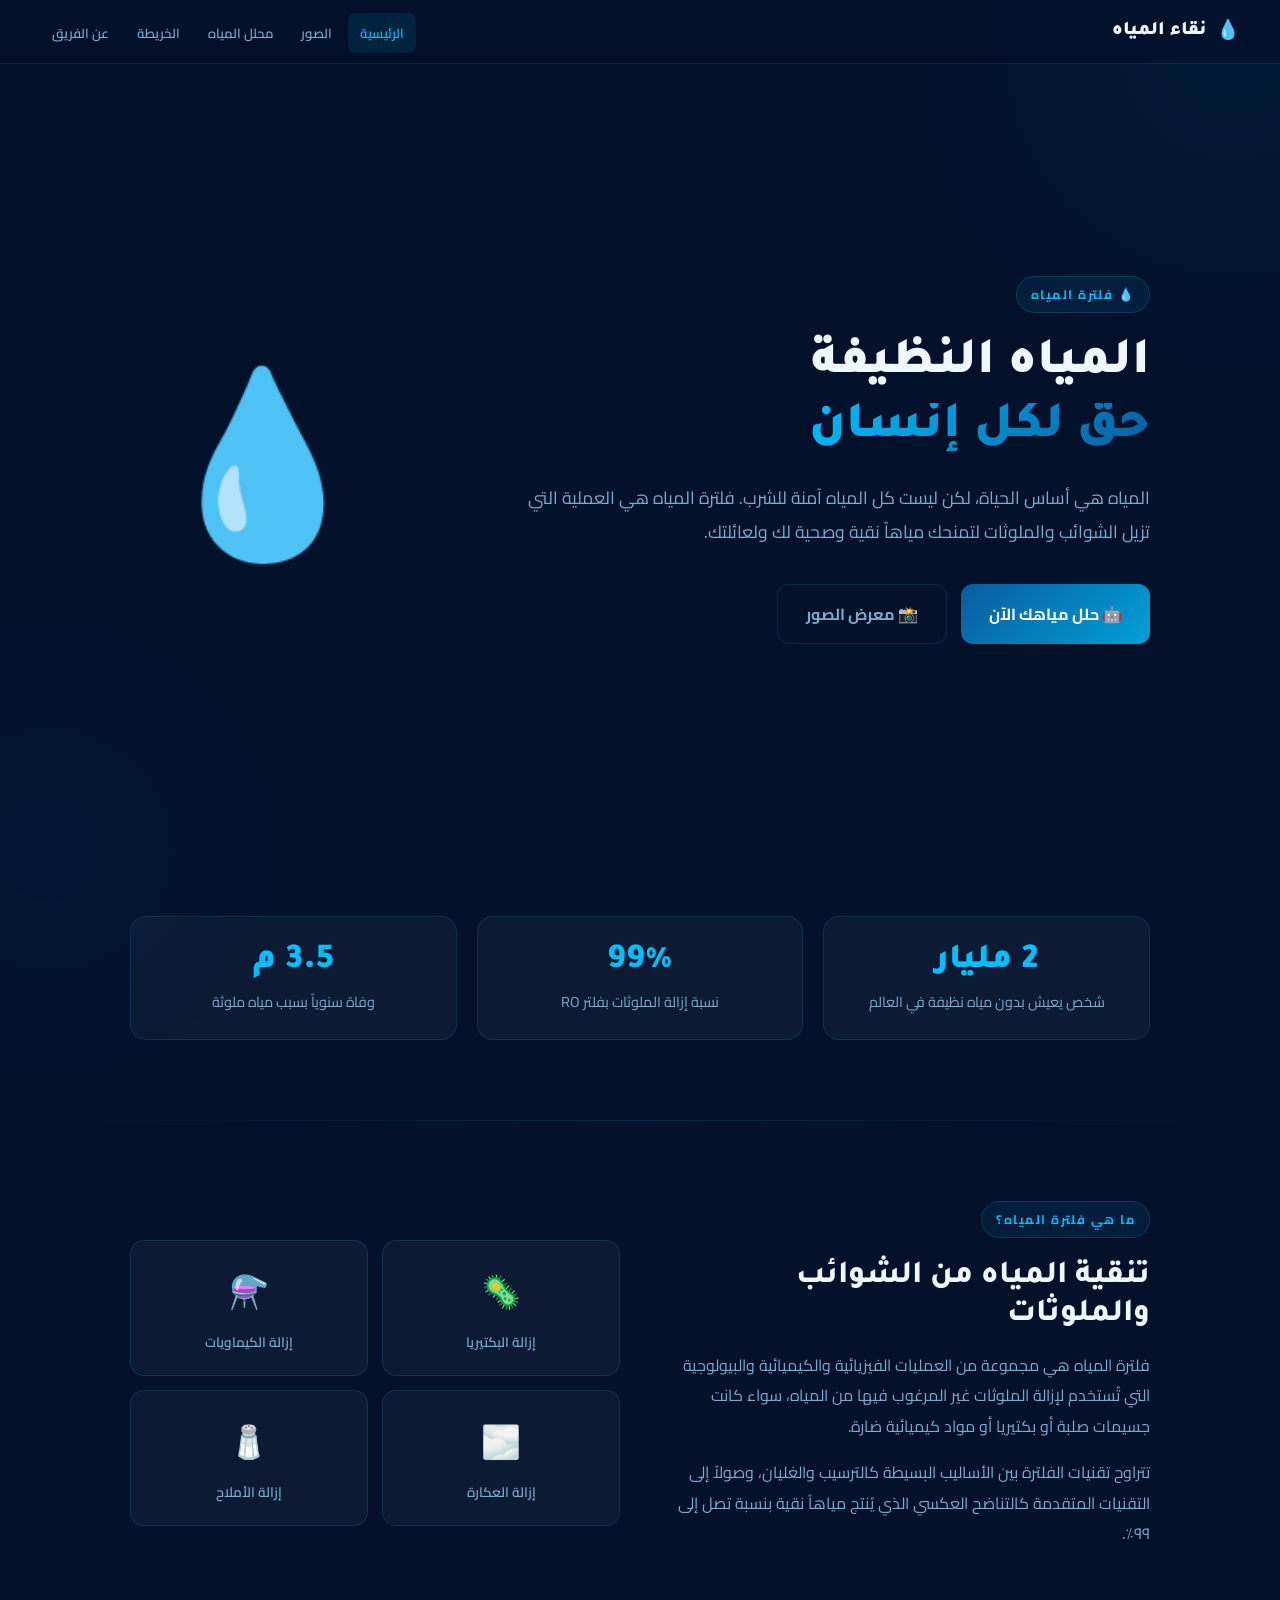
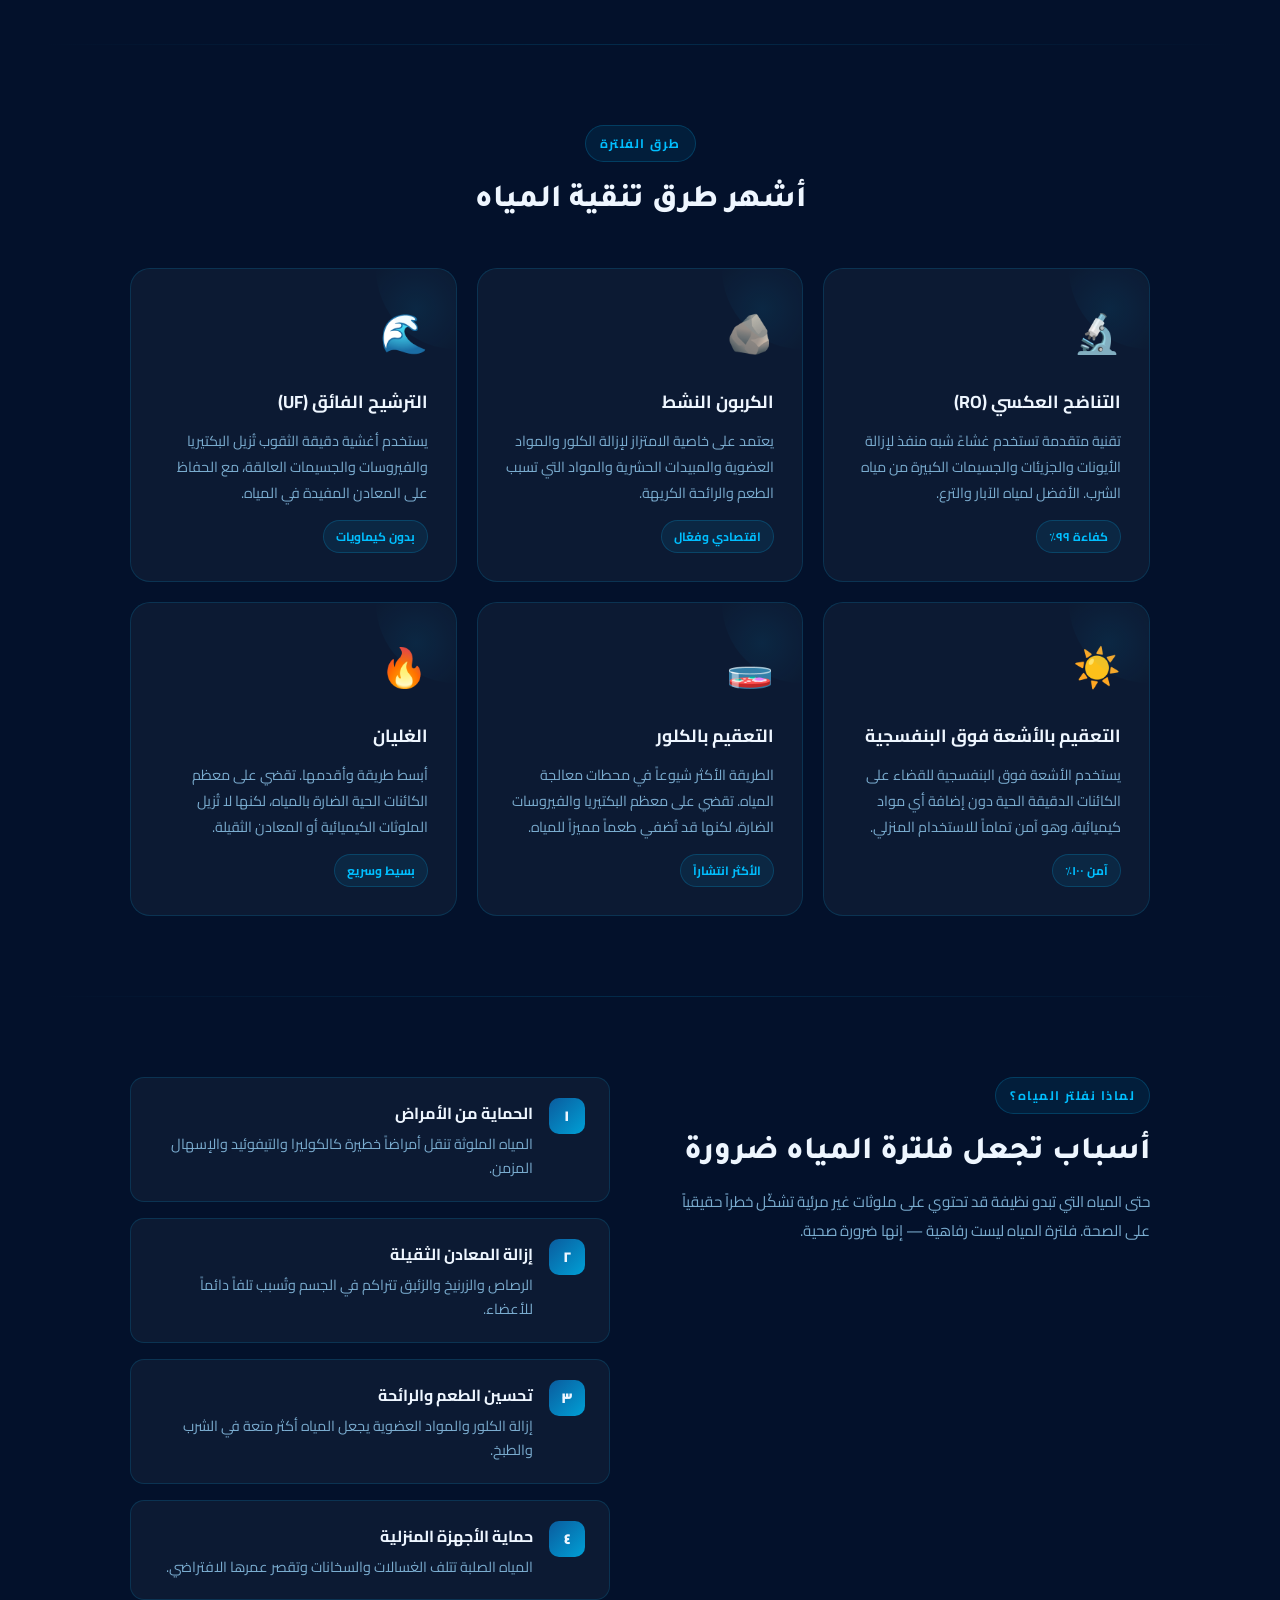
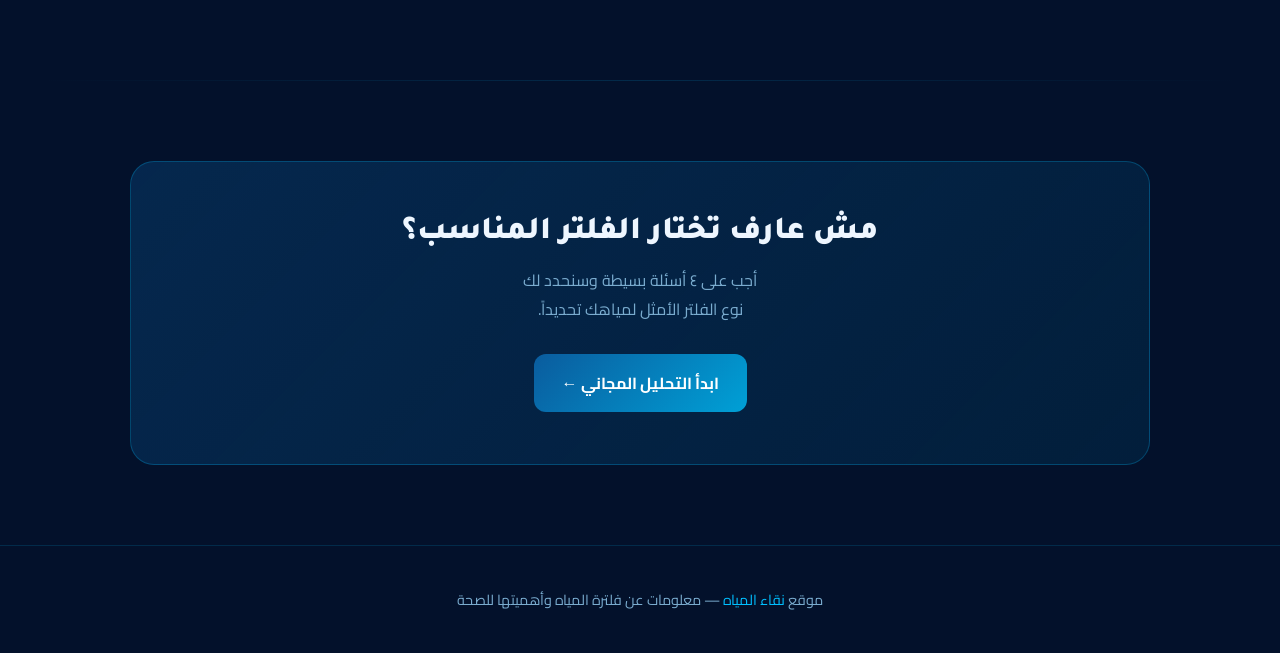
<file: index.html>
<!DOCTYPE html>
<html lang="ar" dir="rtl">
<head>
  <meta charset="UTF-8"/>
  <meta name="viewport" content="width=device-width, initial-scale=1.0"/>
  <title>فلترة المياه — الصفحة الرئيسية</title>
  <link rel="stylesheet" href="./shared.css"/>
  <link rel="stylesheet" href="./index.css"/>
</head>
<body>

<!-- NAV -->
<nav>
  <a href="index.html" class="nav-logo">💧 <span>نقاء المياه</span></a>
    <ul class="nav-links">
    <li><a href="index.html" class="active">الرئيسية</a></li>
    <li><a href="photos.html">الصور</a></li>
    <li><a href="water-quiz.html">محلل المياه</a></li>
    <li><a href="map.html">الخريطة</a></li>
    <li><a href="about.html">عن الفريق</a></li>
    </ul>
</nav>

<!-- HERO -->
<div class="hero">
  <div class="hero-content">
    <div class="section-label anim-1">💧 فلترة المياه</div>
    <h1 class="page-title anim-2">
      المياه النظيفة<br>
      <span class="highlight">حق لكل إنسان</span>
    </h1>
    <p class="hero-desc anim-3">
      المياه هي أساس الحياة، لكن ليست كل المياه آمنة للشرب.
      فلترة المياه هي العملية التي تزيل الشوائب والملوثات
      لتمنحك مياهاً نقية وصحية لك ولعائلتك.
    </p>
    <div class="hero-btns anim-4">
      <a href="water-quiz.html" class="btn btn-primary">🤖 حلل مياهك الآن</a>
      <a href="photos.html" class="btn btn-outline">📸 معرض الصور</a>
    </div>
  </div>
  <div class="hero-visual">💧</div>
</div>

<!-- STATS -->
<div class="section" style="padding-top: 0;">
  <div class="stats-grid anim-2">
    <div class="stat-card">
      <span class="stat-num">2 مليار</span>
      <div class="stat-label">شخص يعيش بدون مياه نظيفة في العالم</div>
    </div>
    <div class="stat-card">
      <span class="stat-num">99%</span>
      <div class="stat-label">نسبة إزالة الملوثات بفلتر RO</div>
    </div>
    <div class="stat-card">
      <span class="stat-num">3.5 م</span>
      <div class="stat-label">وفاة سنوياً بسبب مياه ملوثة</div>
    </div>
  </div>
</div>

<div class="divider"></div>

<!-- WHAT IS FILTRATION -->
<div class="section">
  <div class="what-grid">
    <div class="what-text anim-1">
      <div class="section-label">ما هي فلترة المياه؟</div>
      <h2 class="section-title">تنقية المياه من الشوائب والملوثات</h2>
      <p>
        فلترة المياه هي مجموعة من العمليات الفيزيائية والكيميائية والبيولوجية
        التي تُستخدم لإزالة الملوثات غير المرغوب فيها من المياه،
        سواء كانت جسيمات صلبة أو بكتيريا أو مواد كيميائية ضارة.
      </p>
      <p>
        تتراوح تقنيات الفلترة بين الأساليب البسيطة كالترسيب والغليان،
        وصولاً إلى التقنيات المتقدمة كالتناضح العكسي الذي يُنتج مياهاً
        نقية بنسبة تصل إلى ٩٩٪.
      </p>
    </div>
    <div class="what-visual anim-2">
      <div class="mini-card"><span class="emoji">🦠</span><p>إزالة البكتيريا</p></div>
      <div class="mini-card"><span class="emoji">⚗️</span><p>إزالة الكيماويات</p></div>
      <div class="mini-card"><span class="emoji">🌫️</span><p>إزالة العكارة</p></div>
      <div class="mini-card"><span class="emoji">🧂</span><p>إزالة الأملاح</p></div>
    </div>
  </div>
</div>

<div class="divider"></div>

<!-- FILTRATION METHODS -->
<div class="section">
  <div class="anim-1" style="text-align:center; margin-bottom: 48px;">
    <div class="section-label" style="justify-content:center;">طرق الفلترة</div>
    <h2 class="section-title">أشهر طرق تنقية المياه</h2>
  </div>

  <div class="methods-grid">
    <div class="method-card anim-1">
      <span class="method-icon">🔬</span>
      <h3>التناضح العكسي (RO)</h3>
      <p>تقنية متقدمة تستخدم غشاءً شبه منفذ لإزالة الأيونات والجزيئات والجسيمات الكبيرة من مياه الشرب. الأفضل لمياه الآبار والترع.</p>
      <span class="method-tag">كفاءة ٩٩٪</span>
    </div>
    <div class="method-card anim-2">
      <span class="method-icon">🪨</span>
      <h3>الكربون النشط</h3>
      <p>يعتمد على خاصية الامتزاز لإزالة الكلور والمواد العضوية والمبيدات الحشرية والمواد التي تسبب الطعم والرائحة الكريهة.</p>
      <span class="method-tag">اقتصادي وفعّال</span>
    </div>
    <div class="method-card anim-3">
      <span class="method-icon">🌊</span>
      <h3>الترشيح الفائق (UF)</h3>
      <p>يستخدم أغشية دقيقة الثقوب تُزيل البكتيريا والفيروسات والجسيمات العالقة، مع الحفاظ على المعادن المفيدة في المياه.</p>
      <span class="method-tag">بدون كيماويات</span>
    </div>
    <div class="method-card anim-1">
      <span class="method-icon">☀️</span>
      <h3>التعقيم بالأشعة فوق البنفسجية</h3>
      <p>يستخدم الأشعة فوق البنفسجية للقضاء على الكائنات الدقيقة الحية دون إضافة أي مواد كيميائية، وهو آمن تماماً للاستخدام المنزلي.</p>
      <span class="method-tag">آمن ١٠٠٪</span>
    </div>
    <div class="method-card anim-2">
      <span class="method-icon">🧫</span>
      <h3>التعقيم بالكلور</h3>
      <p>الطريقة الأكثر شيوعاً في محطات معالجة المياه. تقضي على معظم البكتيريا والفيروسات الضارة، لكنها قد تُضفي طعماً مميزاً للمياه.</p>
      <span class="method-tag">الأكثر انتشاراً</span>
    </div>
    <div class="method-card anim-3">
      <span class="method-icon">🔥</span>
      <h3>الغليان</h3>
      <p>أبسط طريقة وأقدمها. تقضي على معظم الكائنات الحية الضارة بالمياه، لكنها لا تُزيل الملوثات الكيميائية أو المعادن الثقيلة.</p>
      <span class="method-tag">بسيط وسريع</span>
    </div>
  </div>
</div>

<div class="divider"></div>

<!-- WHY FILTER -->
<div class="section">
  <div style="display:grid; grid-template-columns:1fr 1fr; gap:60px; align-items:start;">
    <div class="anim-1">
      <div class="section-label">لماذا نفلتر المياه؟</div>
      <h2 class="section-title">أسباب تجعل فلترة المياه ضرورة</h2>
      <p style="color:var(--gray); line-height:1.9; font-size:0.95rem;">
        حتى المياه التي تبدو نظيفة قد تحتوي على ملوثات غير مرئية
        تشكّل خطراً حقيقياً على الصحة. فلترة المياه ليست رفاهية —
        إنها ضرورة صحية.
      </p>
    </div>
    <div class="why-list anim-2">
      <div class="why-item">
        <div class="why-num">١</div>
        <div>
          <h4>الحماية من الأمراض</h4>
          <p>المياه الملوثة تنقل أمراضاً خطيرة كالكوليرا والتيفوئيد والإسهال المزمن.</p>
        </div>
      </div>
      <div class="why-item">
        <div class="why-num">٢</div>
        <div>
          <h4>إزالة المعادن الثقيلة</h4>
          <p>الرصاص والزرنيخ والزئبق تتراكم في الجسم وتُسبب تلفاً دائماً للأعضاء.</p>
        </div>
      </div>
      <div class="why-item">
        <div class="why-num">٣</div>
        <div>
          <h4>تحسين الطعم والرائحة</h4>
          <p>إزالة الكلور والمواد العضوية يجعل المياه أكثر متعة في الشرب والطبخ.</p>
        </div>
      </div>
      <div class="why-item">
        <div class="why-num">٤</div>
        <div>
          <h4>حماية الأجهزة المنزلية</h4>
          <p>المياه الصلبة تتلف الغسالات والسخانات وتقصر عمرها الافتراضي.</p>
        </div>
      </div>
    </div>
  </div>
</div>

<div class="divider"></div>

<div class="section">
  <div class="cta-box anim-1">
    <h2>مش عارف تختار الفلتر المناسب؟</h2>
    <p>
      أجب على ٤ أسئلة بسيطة وسنحدد لك<br>
      نوع الفلتر الأمثل لمياهك تحديداً.
    </p>
    <a href="water-quiz.html" class="btn btn-primary">ابدأ التحليل المجاني ←</a>
  </div>
</div>

<!-- FOOTER -->
<footer>
  <p>موقع <span>نقاء المياه</span> — معلومات عن فلترة المياه وأهميتها للصحة</p>
</footer>

</body>
</html>
</file>
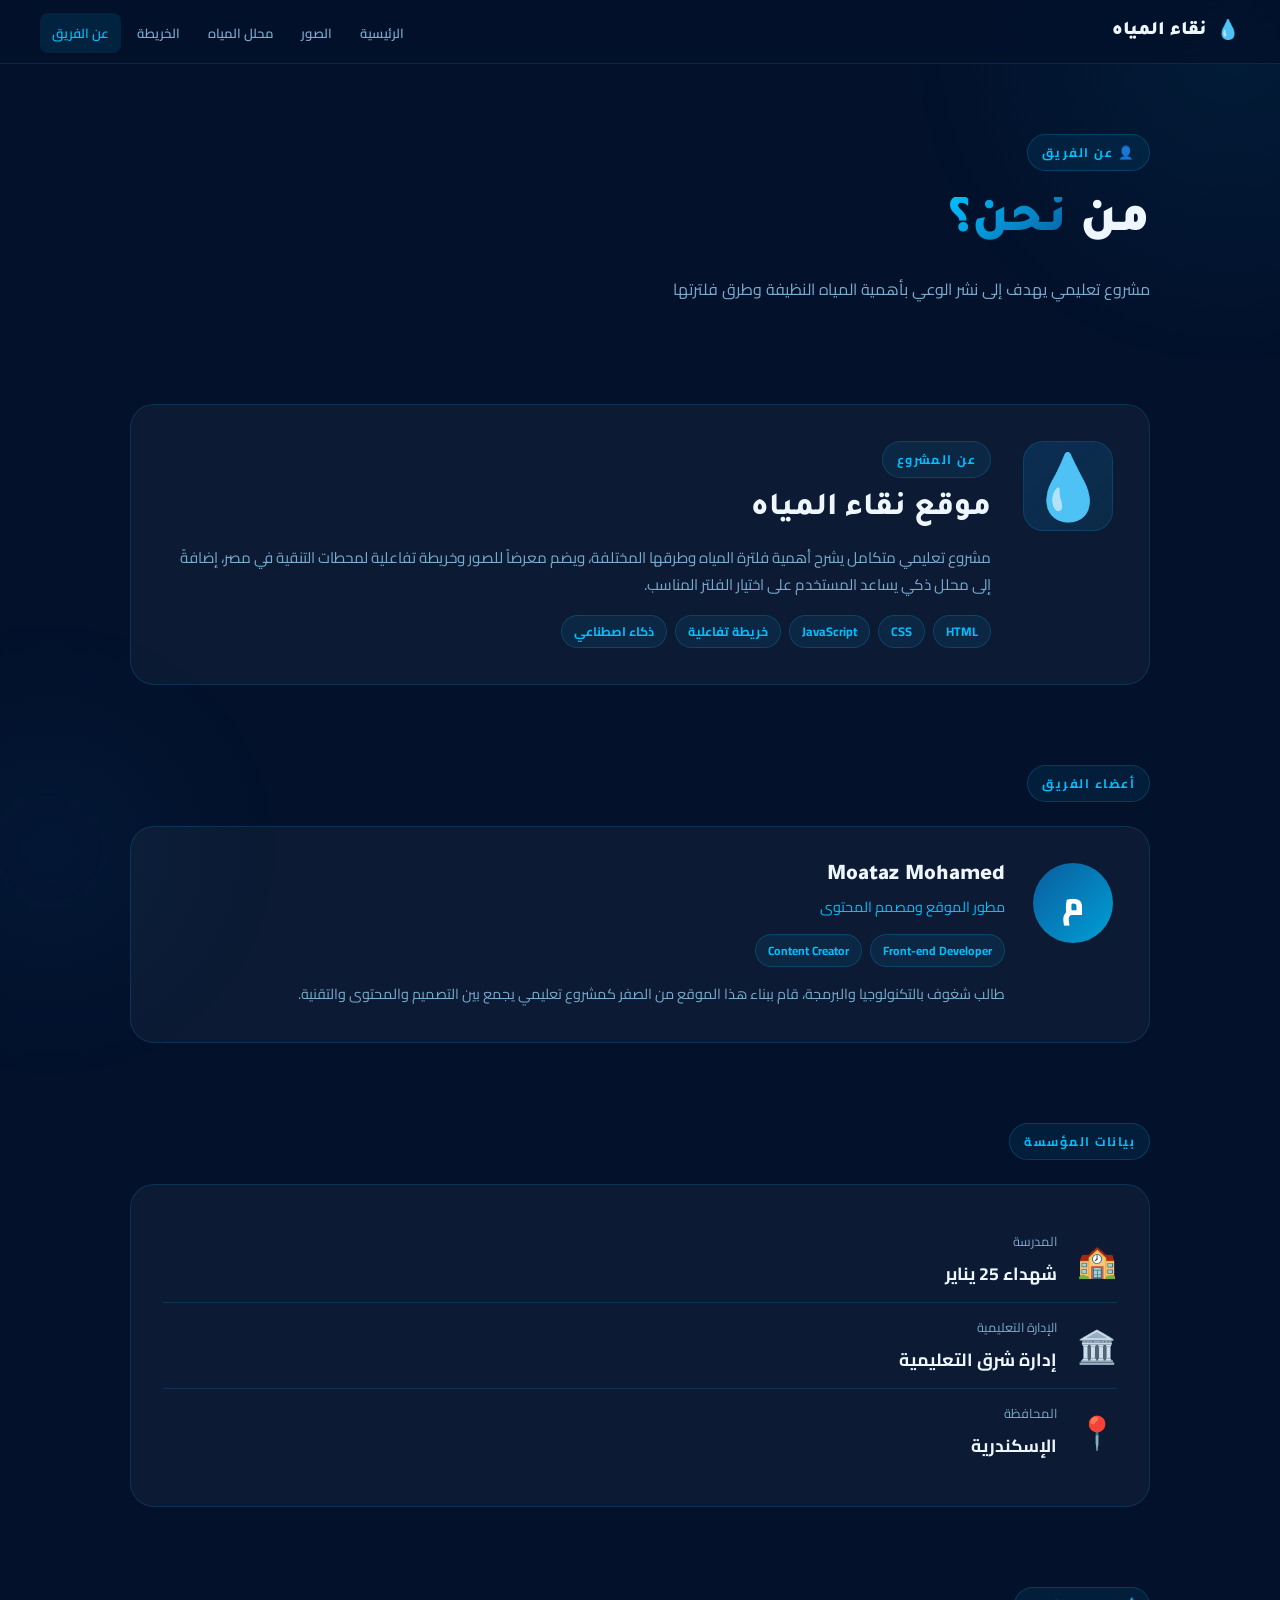
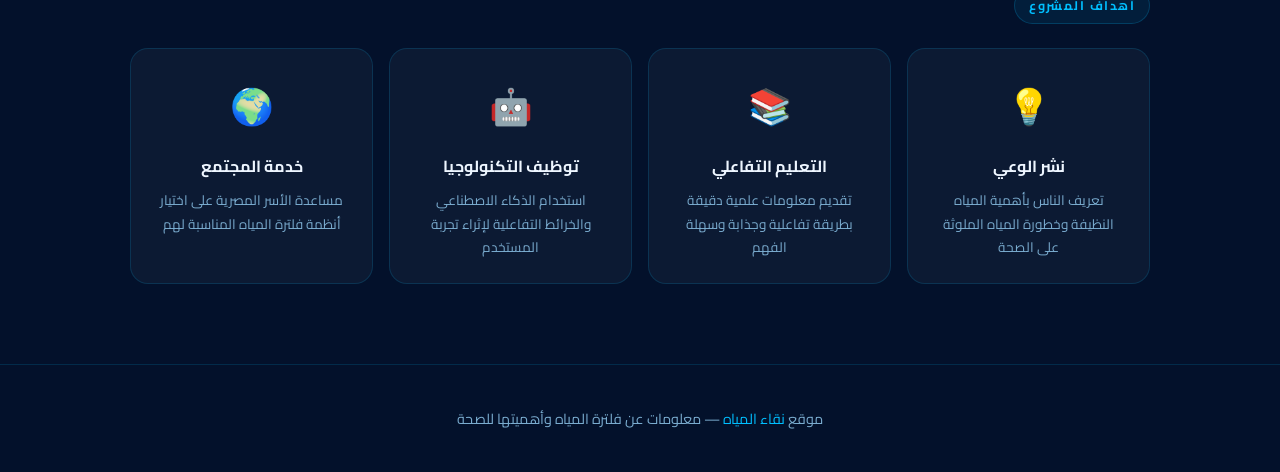
<file: about.html>
<!DOCTYPE html>
<html lang="ar" dir="rtl">
<head>
  <meta charset="UTF-8"/>
  <meta name="viewport" content="width=device-width, initial-scale=1.0"/>
  <title>فلترة المياه — عن الفريق</title>
  <link rel="stylesheet" href="./shared.css"/>
  <link rel="stylesheet" href="./about.css"/>
</head>
<body>

<!-- NAV -->
<nav>
  <a href="index.html" class="nav-logo">💧 <span>نقاء المياه</span></a>
  <ul class="nav-links">
    <li><a href="index.html">الرئيسية</a></li>
    <li><a href="photos.html">الصور</a></li>
    <li><a href="water-quiz.html">محلل المياه</a></li>
    <li><a href="map.html">الخريطة</a></li>
    <li><a href="about.html" class="active">عن الفريق</a></li>
  </ul>
</nav>

<!-- HERO -->
<div class="about-hero">
  <div class="section-label anim-1">👤 عن الفريق</div>
  <h1 class="page-title anim-2">من <span class="highlight">نحن؟</span></h1>
  <p class="anim-3">مشروع تعليمي يهدف إلى نشر الوعي بأهمية المياه النظيفة وطرق فلترتها</p>
</div>

<!-- PROJECT CARD -->
<div class="section">
  <div class="project-card anim-1">
    <div class="project-icon">💧</div>
    <div class="project-info">
      <div class="section-label" style="margin-bottom:12px;">عن المشروع</div>
      <h2 class="section-title">موقع نقاء المياه</h2>
      <p>مشروع تعليمي متكامل يشرح أهمية فلترة المياه وطرقها المختلفة، ويضم معرضاً للصور وخريطة تفاعلية لمحطات التنقية في مصر، إضافةً إلى محلل ذكي يساعد المستخدم على اختيار الفلتر المناسب.</p>
      <div class="project-tags">
        <span class="ptag">HTML</span>
        <span class="ptag">CSS</span>
        <span class="ptag">JavaScript</span>
        <span class="ptag">خريطة تفاعلية</span>
        <span class="ptag">ذكاء اصطناعي</span>
      </div>
    </div>
  </div>
</div>

<!-- MEMBER CARD -->
<div class="section" style="padding-top:0;">
  <div class="section-label anim-1" style="margin-bottom:24px;">أعضاء الفريق</div>
  <div class="member-card anim-2">
    <div class="member-avatar">
      <span>م</span>
    </div>
    <div class="member-info">
      <div class="member-name" id="memberName">Moataz Mohamed</div>
      <div class="member-role">مطور الموقع ومصمم المحتوى</div>
      <div class="member-badges">
        <span class="badge">Front-end Developer</span>
        <span class="badge">Content Creator</span>
      </div>
      <p class="member-desc">طالب شغوف بالتكنولوجيا والبرمجة، قام ببناء هذا الموقع من الصفر كمشروع تعليمي يجمع بين التصميم والمحتوى والتقنية.</p>
    </div>
  </div>
</div>

<!-- SCHOOL CARD -->
<div class="section" style="padding-top:0;">
  <div class="section-label anim-1" style="margin-bottom:24px;">بيانات المؤسسة</div>
  <div class="school-card anim-2">
    <div class="school-row">
      <span class="school-icon">🏫</span>
      <div>
        <div class="school-label">المدرسة</div>
        <div class="school-val">شهداء 25 يناير</div>
      </div>
    </div>
    <div class="school-divider"></div>
    <div class="school-row">
      <span class="school-icon">🏛️</span>
      <div>
        <div class="school-label">الإدارة التعليمية</div>
        <div class="school-val">إدارة شرق التعليمية</div>
      </div>
    </div>
    <div class="school-divider"></div>
    <div class="school-row">
      <span class="school-icon">📍</span>
      <div>
        <div class="school-label">المحافظة</div>
        <div class="school-val">الإسكندرية</div>
      </div>
    </div>
  </div>
</div>

<!-- GOALS -->
<div class="section" style="padding-top:0;">
  <div class="section-label anim-1" style="margin-bottom:24px;">أهداف المشروع</div>
  <div class="goals-grid anim-2">
    <div class="goal-card">
      <span class="goal-icon">💡</span>
      <h4>نشر الوعي</h4>
      <p>تعريف الناس بأهمية المياه النظيفة وخطورة المياه الملوثة على الصحة</p>
    </div>
    <div class="goal-card">
      <span class="goal-icon">📚</span>
      <h4>التعليم التفاعلي</h4>
      <p>تقديم معلومات علمية دقيقة بطريقة تفاعلية وجذابة وسهلة الفهم</p>
    </div>
    <div class="goal-card">
      <span class="goal-icon">🤖</span>
      <h4>توظيف التكنولوجيا</h4>
      <p>استخدام الذكاء الاصطناعي والخرائط التفاعلية لإثراء تجربة المستخدم</p>
    </div>
    <div class="goal-card">
      <span class="goal-icon">🌍</span>
      <h4>خدمة المجتمع</h4>
      <p>مساعدة الأسر المصرية على اختيار أنظمة فلترة المياه المناسبة لهم</p>
    </div>
  </div>
</div>

<!-- FOOTER -->
<footer>
  <p>موقع <span>نقاء المياه</span> — معلومات عن فلترة المياه وأهميتها للصحة</p>
</footer>

</body>
</html>
</file>
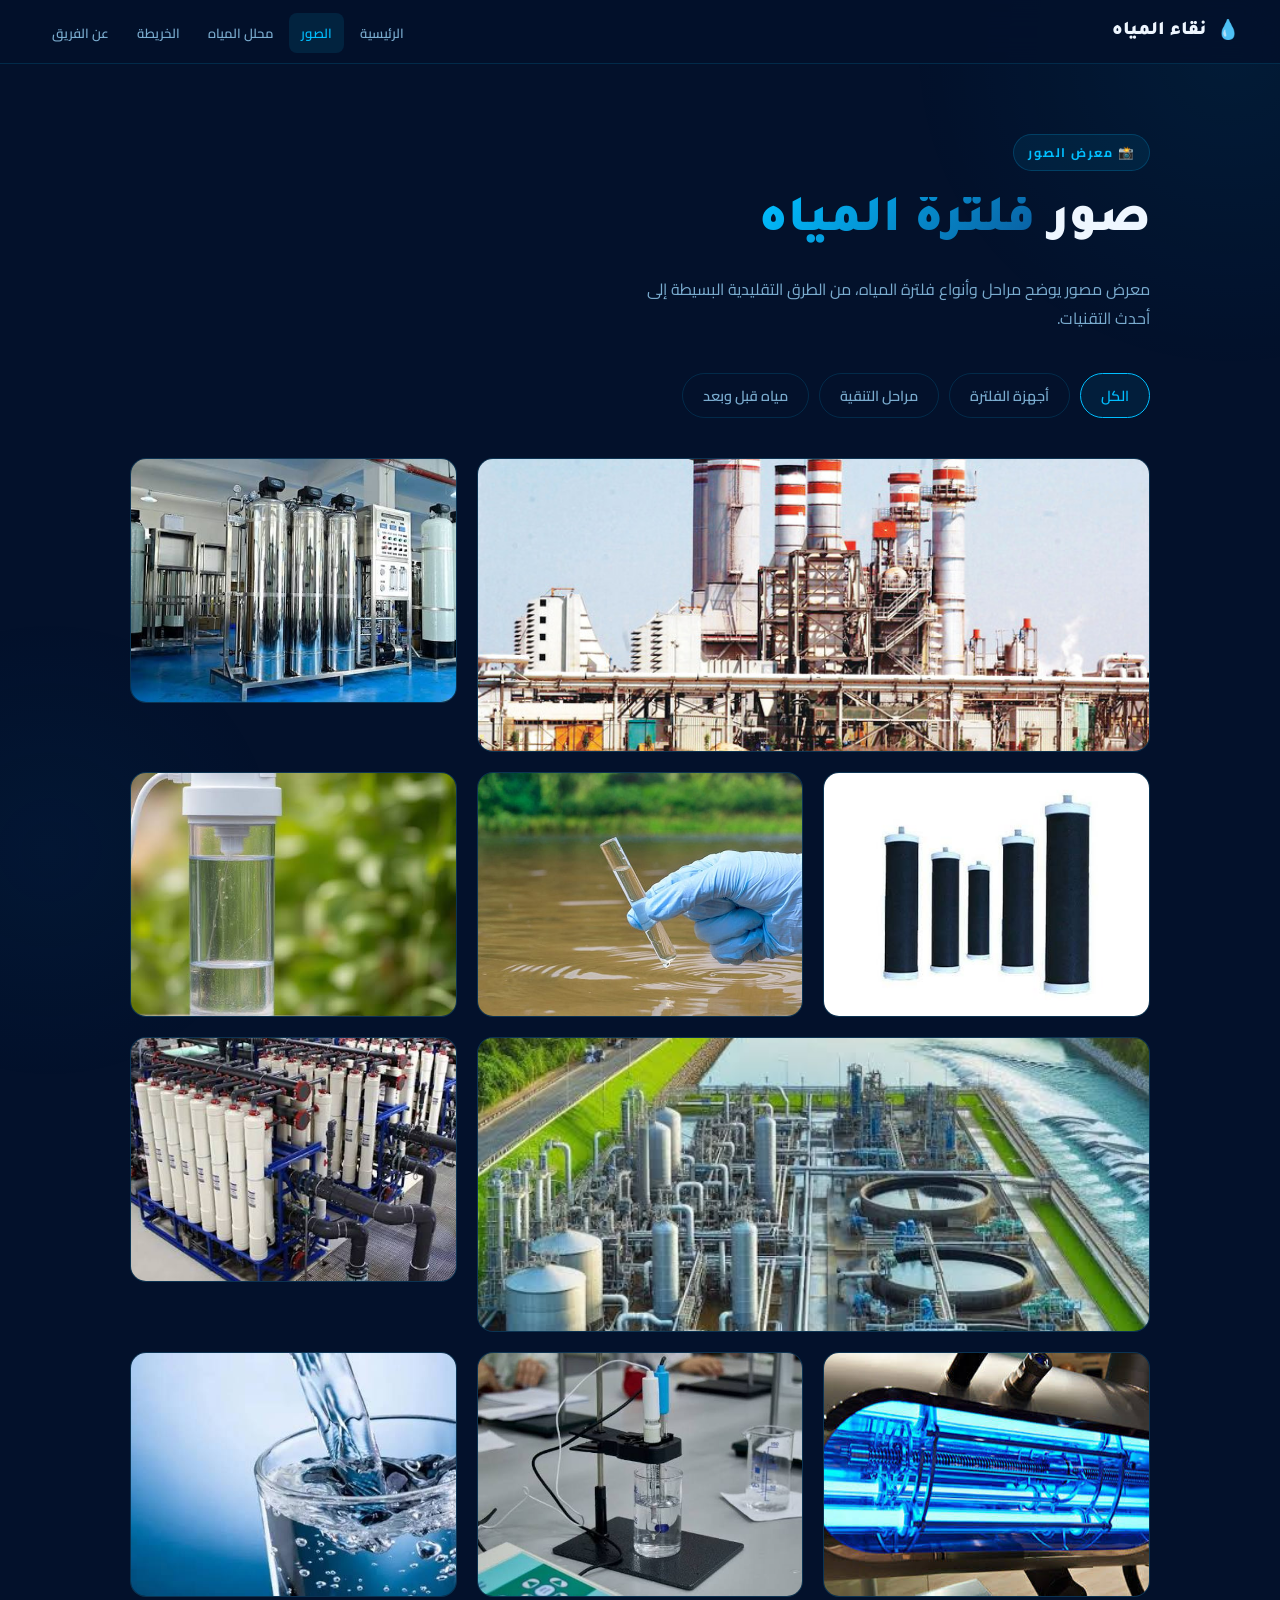
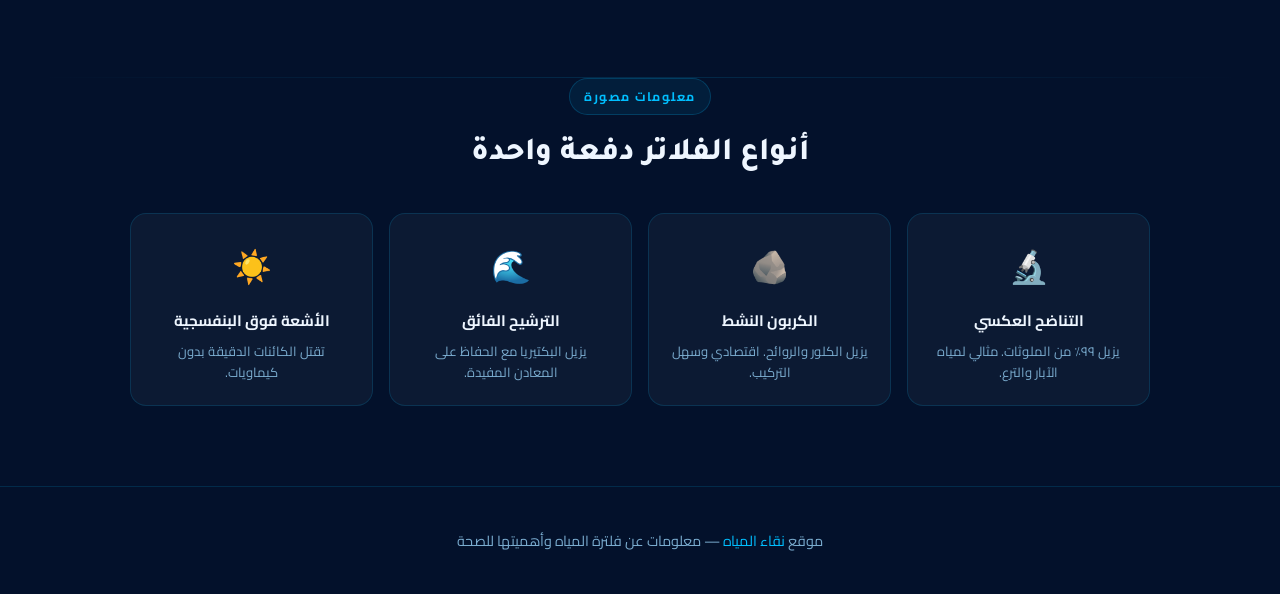
<file: photos.html>
<!DOCTYPE html>
<html lang="ar" dir="rtl">
<head>
  <meta charset="UTF-8"/>
  <meta name="viewport" content="width=device-width, initial-scale=1.0"/>
  <title>فلترة المياه — معرض الصور</title>
  <link rel="stylesheet" href="./shared.css"/>
  <link rel="stylesheet" href="./photos.css"/>
  
</head>
<body>

<!-- NAV -->
<nav>
  <a href="index.html" class="nav-logo">💧 <span>نقاء المياه</span></a>
    <ul class="nav-links">
    <li><a href="index.html">الرئيسية</a></li>
    <li><a href="photos.html" class="active">الصور</a></li>
    <li><a href="water-quiz.html">محلل المياه</a></li>
    <li><a href="map.html">الخريطة</a></li>
    <li><a href="about.html">عن الفريق</a></li>
  </ul>
</nav>

<!-- PAGE HEADER -->
<div class="page-header">
  <div class="section-label anim-1">📸 معرض الصور</div>
  <h1 class="page-title anim-2">صور <span class="highlight">فلترة المياه</span></h1>
  <p class="anim-3">معرض مصور يوضح مراحل وأنواع فلترة المياه، من الطرق التقليدية البسيطة إلى أحدث التقنيات.</p>
</div>

<!-- FILTER TABS -->
<div class="filter-tabs">
  <button class="tab active">الكل</button>
  <button class="tab">أجهزة الفلترة</button>
  <button class="tab">مراحل التنقية</button>
  <button class="tab">مياه قبل وبعد</button>
</div>

<!-- PHOTOS GRID -->
<div class="photos-section">
  <div class="photos-grid">

    <!-- Featured -->
    <div class="photo-item featured anim-1">
<img src="./pic0.jpg" alt="محطة فلترة مياه" onerror="this.parentElement.innerHTML=''">
      <div class="photo-overlay">
        <div class="photo-caption">
          <span>أجهزة الفلترة</span>
          محطة فلترة المياه الرئيسية
        </div>
      </div>
    </div>
    
    
<div class="photo-item anim-2">
  <img src="./pic1.jpg" alt="فلتر RO" onerror="this.parentElement.innerHTML=' '">
  <div class="photo-overlay">
    <div class="photo-caption">
      <span>أجهزة الفلترة</span>
      جهاز التناضح العكسي
    </div>
  </div>
</div>


    <div class="photo-item anim-1">
  <img src="./pic2.jpg" alt=" فلتر الكربون النشط" onerror="this.parentElement.innerHTML=' '">
  <div class="photo-overlay"></div>'">
      <div class="photo-overlay">
        <div class="photo-caption">
          <span>مراحل التنقية</span>
          فلتر الكربون النشط
        </div>
      </div>
    </div>

    <div class="photo-item anim-2">
  <img src="./pic3.jpg" alt="مياه قبل وبعد" onerror="this.parentElement.innerHTML=' '">
  <div class="photo-overlay">  
        <div class="photo-caption">
          <span>مياه قبل وبعد</span>
          مياه قبل الفلترة
        </div>
      </div>
    </div>

    <div class="photo-item anim-3">
  <img src="./pic4.jpg" alt="مياه قبل وبعد" onerror="this.parentElement.innerHTML=' '">
  <div class="photo-overlay">  
        <div class="photo-caption">
          <span>مياه قبل وبعد</span>
          مياه بعد الفلترة — نقية وصافية
        </div>
      </div>
    </div>

    <!-- Second featured -->
    <div class="photo-item featured anim-1">
  <img src="./pic5.jpg" alt=" مراحل تنقية المياه المتعددة " onerror="this.parentElement.innerHTML=' '">
  <div class="photo-overlay">  
        <div class="photo-caption">
          <span>مراحل التنقية</span>
          مراحل تنقية المياه المتعددة
        </div>
      </div>
    </div>

    <div class="photo-item anim-2">
  <img src="./pic6.jpg" alt="فلتر الترشيح الفائق UF  " onerror="this.parentElement.innerHTML=' '">
  <div class="photo-overlay">  
        <div class="photo-caption">
          <span>أجهزة الفلترة</span>
          فلتر الترشيح الفائق UF
        </div>
      </div>
    </div>

    <div class="photo-item anim-1">
  <img src="./pic7.jpg" alt="تعقيم بالأشعة فوق البنفسجية  " onerror="this.parentElement.innerHTML=' '">
  <div class="photo-overlay">  
        <div class="photo-caption">
          <span>مراحل التنقية</span>
          تعقيم بالأشعة فوق البنفسجية
        </div>
      </div>
    </div>

    <div class="photo-item anim-2">
  <img src="./pic8.jpg" alt="فحص جودة المياه في المعمل" onerror="this.parentElement.innerHTML=' '">
  <div class="photo-overlay">  
        <div class="photo-caption">
          <span>مراحل التنقية</span>
          فحص جودة المياه في المعمل
        </div>
      </div>
    </div>

    <div class="photo-item anim-3">
  <img src="./pic9.jpg" alt="المياه النقية — النتيجة النهائية    " onerror="this.parentElement.innerHTML=' '">
  <div class="photo-overlay">  
        <div class="photo-caption">
          <span>مياه قبل وبعد</span>
          المياه النقية — النتيجة النهائية
        </div>
      </div>
    </div>

  </div>
</div>

<div class="divider"></div>

<!-- INFO CARDS -->
<div class="info-section">
  <div style="text-align:center; margin-bottom:40px; position:relative; z-index:1;" class="anim-1">
    <div class="section-label" style="justify-content:center;">معلومات مصورة</div>
    <h2 class="section-title">أنواع الفلاتر دفعة واحدة</h2>
  </div>

  <div class="info-grid">
    <div class="info-card anim-1">
      <span class="ic-icon">🔬</span>
      <h4>التناضح العكسي</h4>
      <p>يزيل ٩٩٪ من الملوثات. مثالي لمياه الآبار والترع.</p>
    </div>
    <div class="info-card anim-2">
      <span class="ic-icon">🪨</span>
      <h4>الكربون النشط</h4>
      <p>يزيل الكلور والروائح. اقتصادي وسهل التركيب.</p>
    </div>
    <div class="info-card anim-3">
      <span class="ic-icon">🌊</span>
      <h4>الترشيح الفائق</h4>
      <p>يزيل البكتيريا مع الحفاظ على المعادن المفيدة.</p>
    </div>
    <div class="info-card anim-4">
      <span class="ic-icon">☀️</span>
      <h4>الأشعة فوق البنفسجية</h4>
      <p>تقتل الكائنات الدقيقة بدون كيماويات.</p>
    </div>
  </div>
</div>

<!-- FOOTER -->
<footer>
  <p>موقع <span>نقاء المياه</span> — معلومات عن فلترة المياه وأهميتها للصحة</p>
</footer>

</body>
</html>
</file>
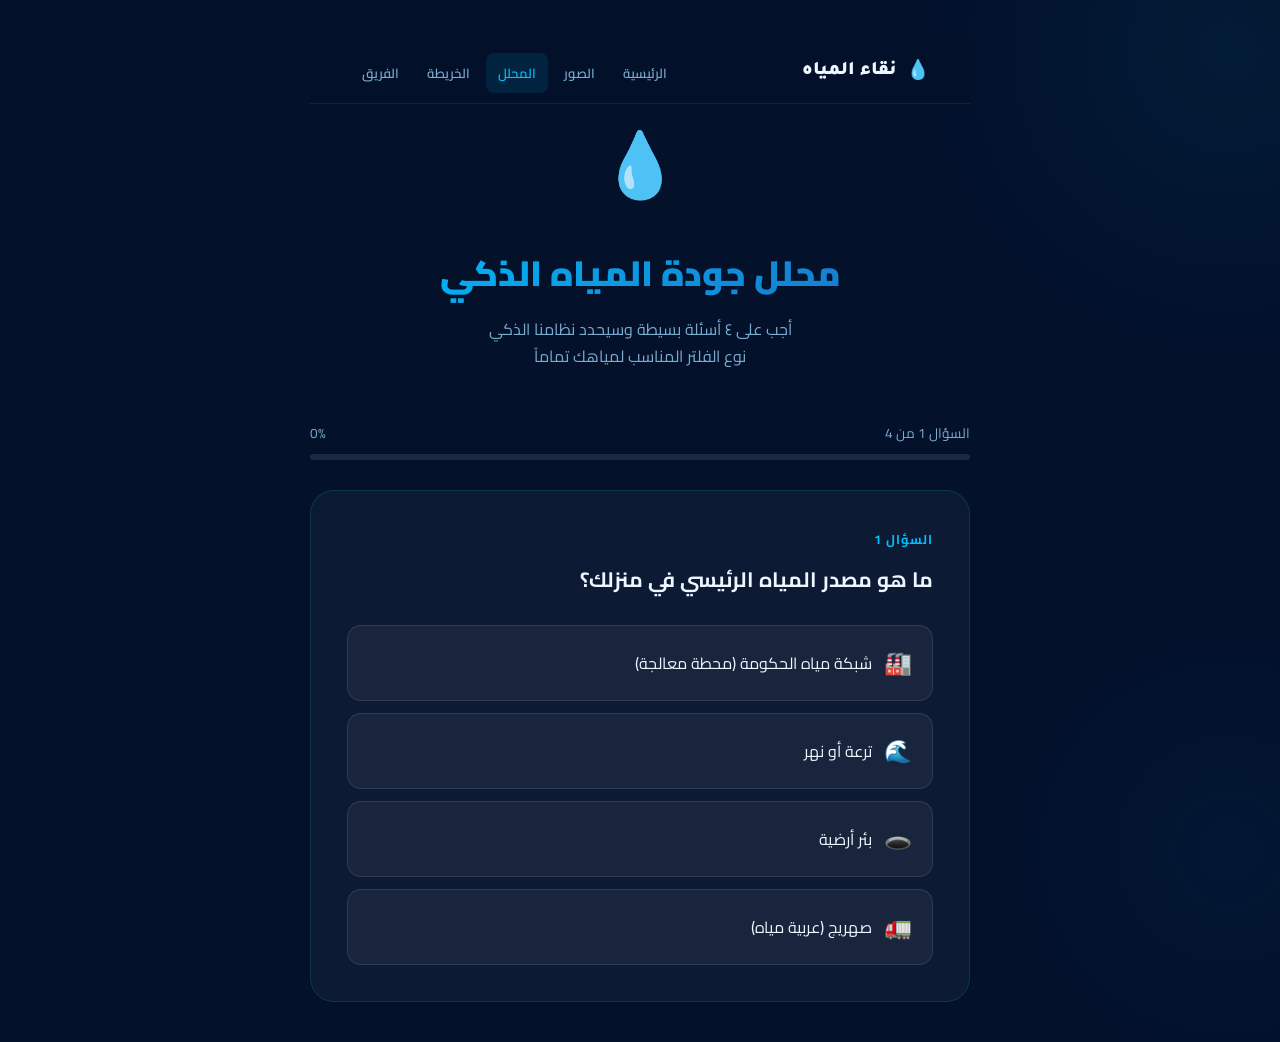
<file: water-quiz.html>
<!DOCTYPE html>
<html lang="ar" dir="rtl">
<head>
  <meta charset="UTF-8" />
  <meta name="viewport" content="width=device-width, initial-scale=1.0"/>
  <title>محلل جودة المياه الذكي</title>
  <link href="https://fonts.googleapis.com/css2?family=Cairo:wght@400;600;700;900&display=swap" rel="stylesheet"/>
  <link rel="stylesheet" href="./water-quiz.css"/>
    <link rel="stylesheet" href="./shared.css">
</head>
<body>
<div class="container">
<nav>
  <a href="index.html" class="nav-logo">💧 <span>نقاء المياه</span></a>
  <ul class="nav-links">
    <li><a href="index.html">الرئيسية</a></li>
    <li><a href="photos.html">الصور</a></li>
    <li><a href="water-quiz.html" class="active">المحلل</a></li>
    <li><a href="map.html">الخريطة</a></li>
    <li><a href="about.html">الفريق</a></li>
  </ul>
</nav>
  <div class="header">
    <span class="icon">💧</span>
    <h1>محلل جودة المياه الذكي</h1>
    <p>أجب على ٤ أسئلة بسيطة وسيحدد نظامنا الذكي<br>نوع الفلتر المناسب لمياهك تماماً</p>
  </div>
  <div class="progress-wrap" id="progressWrap">
    <div class="progress-label">
      <span id="progressText">السؤال ١ من ٤</span>
      <span id="progressPct">0%</span>
    </div>
    <div class="progress-bar">
      <div class="progress-fill" id="progressFill"></div>
    </div>
  </div>
  <div class="quiz-card" id="quizCard">
    <div class="question-num" id="questionNum">السؤال ١</div>
    <div class="question-text" id="questionText"></div>
    <div class="options" id="optionsContainer"></div>
    <button class="btn-next" id="btnNext" onclick="nextQuestion()">التالي ←</button>
  </div>
  <div class="loading-screen" id="loadingScreen">
    <div class="loader"></div>
    <p style="font-size:1.2rem; font-weight:700; margin-bottom:8px;">جاري تحليل بياناتك...</p>
    <p class="loading-text">الذكاء الاصطناعي يعالج إجاباتك</p>
    <div class="loading-steps">
      <div class="loading-step" id="step1">تحليل مصدر المياه</div>
      <div class="loading-step" id="step2">فحص المشاكل المحتملة</div>
      <div class="loading-step" id="step3">مقارنة أنواع الفلاتر</div>
      <div class="loading-step" id="step4">إعداد التوصية النهائية</div>
    </div>
  </div>
  <div class="result-screen" id="resultScreen">
    <div class="quiz-card">
      <div class="result-header">
        <span class="result-icon" id="resultIcon"></span>
        <div class="result-title" id="resultTitle"></div>
        <div class="result-subtitle" id="resultSubtitle"></div>
      </div>
      <span class="urgency" id="urgencyBadge"></span>
      <div class="result-card">
        <h3>💡 الفلتر الموصى به</h3>
        <div class="filter-name" id="filterName"></div>
        <div class="filter-desc" id="filterDesc"></div>
        <div class="tags" id="filterTags"></div>
      </div>
      <div class="result-card">
        <h3>📊 تقييم جودة مياهك</h3>
        <div id="metersContainer"></div>
      </div>
      <div class="result-card">
        <h3>✅ خطوات يجب اتباعها</h3>
        <div id="stepsContainer" style="color: var(--gray); font-size: 0.95rem; line-height: 2;"></div>
      </div>
      <button class="btn-restart" onclick="restart()">🔄 إعادة الاختبار</button>
    </div>
  </div>
</div>
<script src="./script.js"></script>
</body>
</html>
</file>
<file: shared.css>
@import url('https://fonts.googleapis.com/css2?family=Tajawal:wght@400;500;700;800;900&family=Cairo:wght@400;600;700;900&display=swap');

:root {
  --navy:       #03112b;
  --navy-mid:   #071e3d;
  --blue:       #0a5c9e;
  --cyan:       #00bfff;
  --cyan-soft:  #00a0d6;
  --white:      #eef6ff;
  --gray:       #7aaccf;
  --success:    #00e5a0;
  --card-bg:    rgba(255,255,255,0.04);
  --card-border:rgba(0,191,255,0.15);
}

* { margin: 0; padding: 0; box-sizing: border-box; }

html { scroll-behavior: smooth; }

body {
  font-family: 'Cairo', sans-serif;
  background: var(--navy);
  color: var(--white);
  min-height: 100vh;
  overflow-x: hidden;
  direction: rtl;
}

/* ===== BACKGROUND ===== */
body::before {
  content: '';
  position: fixed;
  top: -300px; right: -300px;
  width: 700px; height: 700px;
  background: radial-gradient(circle, rgba(0,191,255,0.06) 0%, transparent 65%);
  border-radius: 50%;
  pointer-events: none;
  z-index: 0;
}
body::after {
  content: '';
  position: fixed;
  bottom: -200px; left: -200px;
  width: 500px; height: 500px;
  background: radial-gradient(circle, rgba(10,92,158,0.08) 0%, transparent 65%);
  border-radius: 50%;
  pointer-events: none;
  z-index: 0;
}

/* ===== NAVBAR ===== */
nav {
  position: sticky;
  top: 0;
  z-index: 100;
  background: rgba(3,17,43,0.85);
  backdrop-filter: blur(16px);
  border-bottom: 1px solid var(--card-border);
  padding: 0 40px;
  display: flex;
  align-items: center;
  justify-content: space-between;
  height: 64px;
}

.nav-logo {
  display: flex;
  align-items: center;
  gap: 10px;
  font-family: 'Tajawal', sans-serif;
  font-weight: 900;
  font-size: 1.2rem;
  color: var(--cyan);
  text-decoration: none;
}

.nav-logo span { color: var(--white); }

.nav-links {
  display: flex;
  gap: 4px;
  list-style: none;
}

.nav-links a {
  color: var(--gray);
  text-decoration: none;
  padding: 8px 12px;
  border-radius: 8px;
  font-size: 0.82rem;
  font-weight: 600;
  transition: all 0.2s ease;
}

.nav-links a:hover {
  color: var(--white);
  background: rgba(0,191,255,0.08);
}

.nav-links a.active {
  color: var(--cyan);
  background: rgba(0,191,255,0.1);
}

/* ===== SECTION WRAPPER ===== */
.section {
  position: relative;
  z-index: 1;
  padding: 80px 40px;
  max-width: 1100px;
  margin: 0 auto;
}

/* ===== SECTION LABEL ===== */
.section-label {
  display: inline-flex;
  align-items: center;
  gap: 8px;
  background: rgba(0,191,255,0.08);
  border: 1px solid rgba(0,191,255,0.2);
  color: var(--cyan);
  font-size: 0.78rem;
  font-weight: 700;
  padding: 6px 14px;
  border-radius: 50px;
  letter-spacing: 1.5px;
  margin-bottom: 20px;
}

/* ===== HEADINGS ===== */
h1.page-title {
  font-family: 'Tajawal', sans-serif;
  font-size: clamp(2rem, 5vw, 3.2rem);
  font-weight: 900;
  line-height: 1.25;
  margin-bottom: 20px;
}

h1.page-title .highlight {
  background: linear-gradient(135deg, var(--cyan), var(--blue));
  -webkit-background-clip: text;
  -webkit-text-fill-color: transparent;
  background-clip: text;
}

h2.section-title {
  font-family: 'Tajawal', sans-serif;
  font-size: clamp(1.5rem, 3vw, 2rem);
  font-weight: 800;
  margin-bottom: 16px;
}

/* ===== CARDS ===== */
.card {
  background: var(--card-bg);
  border: 1px solid var(--card-border);
  border-radius: 20px;
  padding: 28px;
  transition: border-color 0.3s, transform 0.3s;
}

.card:hover {
  border-color: rgba(0,191,255,0.35);
  transform: translateY(-4px);
}

/* ===== BUTTON ===== */
.btn {
  display: inline-flex;
  align-items: center;
  gap: 8px;
  padding: 14px 28px;
  border-radius: 12px;
  font-family: 'Cairo', sans-serif;
  font-size: 1rem;
  font-weight: 700;
  cursor: pointer;
  transition: all 0.3s ease;
  text-decoration: none;
  border: none;
}

.btn-primary {
  background: linear-gradient(135deg, var(--blue), var(--cyan-soft));
  color: white;
}

.btn-primary:hover {
  transform: translateY(-2px);
  box-shadow: 0 12px 30px rgba(0,191,255,0.25);
}

.btn-outline {
  background: transparent;
  border: 1.5px solid var(--card-border);
  color: var(--gray);
}

.btn-outline:hover {
  border-color: var(--cyan);
  color: var(--cyan);
}

/* ===== DIVIDER ===== */
.divider {
  height: 1px;
  background: linear-gradient(90deg, transparent, var(--card-border), transparent);
  margin: 0 40px;
}

/* ===== FOOTER ===== */
footer {
  position: relative;
  z-index: 1;
  text-align: center;
  padding: 40px;
  color: var(--gray);
  font-size: 0.9rem;
  border-top: 1px solid var(--card-border);
}

footer span { color: var(--cyan); }

/* ===== ANIMATIONS ===== */
@keyframes fadeUp {
  from { opacity: 0; transform: translateY(30px); }
  to   { opacity: 1; transform: translateY(0); }
}

@keyframes fadeIn {
  from { opacity: 0; }
  to   { opacity: 1; }
}

.anim-1 { animation: fadeUp 0.7s ease both; }
.anim-2 { animation: fadeUp 0.7s ease 0.15s both; }
.anim-3 { animation: fadeUp 0.7s ease 0.3s both; }
.anim-4 { animation: fadeUp 0.7s ease 0.45s both; }

/* ===== RESPONSIVE ===== */
@media (max-width: 768px) {
  nav { padding: 0 20px; }
  .section { padding: 50px 20px; }
  .nav-logo span { display: none; }
}
</file>
<file: index.css>
/* ===== HERO ===== */
.hero {
  min-height: 88vh;
  display: flex;
  align-items: center;
  position: relative;
  z-index: 1;
  padding: 60px 40px;
  max-width: 1100px;
  margin: 0 auto;
}

.hero-content { max-width: 640px; }

.hero-desc {
  color: var(--gray);
  font-size: 1.1rem;
  line-height: 1.9;
  margin-bottom: 36px;
}

.hero-btns { display: flex; gap: 14px; flex-wrap: wrap; }

.hero-visual {
  position: absolute;
  left: 60px;
  top: 50%;
  transform: translateY(-50%);
  font-size: 180px;
  animation: float-drop 6s ease-in-out infinite;
  pointer-events: none;    
}

@keyframes float-drop {
  0%, 100% { transform: translateY(-50%) scale(1); }
  50%       { transform: translateY(-55%) scale(1.05); }
}

/* ===== STATS ===== */
.stats-grid {
  display: grid;
  grid-template-columns: repeat(3, 1fr);
  gap: 20px;
  margin-top: 60px;
}

.stat-card {
  background: var(--card-bg);
  border: 1px solid var(--card-border);
  border-radius: 16px;
  padding: 24px;
  text-align: center;
}

.stat-num {
  font-family: 'Tajawal', sans-serif;
  font-size: 2.2rem;
  font-weight: 900;
  color: var(--cyan);
  display: block;
}

.stat-label {
  color: var(--gray);
  font-size: 0.9rem;
  margin-top: 4px;
}

/* ===== WHAT IS SECTION ===== */
.what-grid {
  display: grid;
  grid-template-columns: 1fr 1fr;
  gap: 40px;
  align-items: center;
}

.what-text p {
  color: var(--gray);
  line-height: 1.9;
  font-size: 1rem;
  margin-bottom: 16px;
}

.what-visual {
  display: grid;
  grid-template-columns: 1fr 1fr;
  gap: 14px;
}

.mini-card {
  background: var(--card-bg);
  border: 1px solid var(--card-border);
  border-radius: 14px;
  padding: 20px;
  text-align: center;
  transition: all 0.3s;
}

.mini-card:hover {
  border-color: rgba(0,191,255,0.4);
  transform: translateY(-3px);
}

.mini-card .emoji { font-size: 2rem; display: block; margin-bottom: 8px; }
.mini-card p { font-size: 0.85rem; color: var(--gray); font-weight: 600; }

/* ===== METHODS ===== */
.methods-grid {
  display: grid;
  grid-template-columns: repeat(3, 1fr);
  gap: 20px;
}

.method-card {
  background: var(--card-bg);
  border: 1px solid var(--card-border);
  border-radius: 20px;
  padding: 28px;
  transition: all 0.3s;
  position: relative;
  overflow: hidden;
}

.method-card::before {
  content: '';
  position: absolute;
  top: 0; right: 0;
  width: 80px; height: 80px;
  background: radial-gradient(circle, rgba(0,191,255,0.08), transparent);
  border-radius: 0 20px 0 80px;
}

.method-card:hover {
  border-color: rgba(0,191,255,0.4);
  transform: translateY(-5px);
}

.method-icon { font-size: 2.4rem; display: block; margin-bottom: 16px; }

.method-card h3 {
  font-size: 1.1rem;
  font-weight: 700;
  margin-bottom: 10px;
  color: var(--white);
}

.method-card p { color: var(--gray); font-size: 0.9rem; line-height: 1.8; }

.method-tag {
  display: inline-block;
  margin-top: 14px;
  background: rgba(0,191,255,0.08);
  border: 1px solid rgba(0,191,255,0.2);
  color: var(--cyan);
  font-size: 0.75rem;
  font-weight: 700;
  padding: 4px 12px;
  border-radius: 50px;
}

/* ===== WHY SECTION ===== */
.why-list { display: flex; flex-direction: column; gap: 16px; }

.why-item {
  display: flex;
  align-items: flex-start;
  gap: 16px;
  background: var(--card-bg);
  border: 1px solid var(--card-border);
  border-radius: 14px;
  padding: 20px 24px;
  transition: all 0.3s;
}

.why-item:hover {
  border-color: rgba(0,191,255,0.3);
  transform: translateX(-4px);
}

.why-num {
  flex-shrink: 0;
  width: 36px; height: 36px;
  background: linear-gradient(135deg, var(--blue), var(--cyan-soft));
  border-radius: 10px;
  display: flex;
  align-items: center;
  justify-content: center;
  font-weight: 900;
  font-size: 0.9rem;
}

.why-item h4 { font-size: 1rem; font-weight: 700; margin-bottom: 4px; }
.why-item p  { color: var(--gray); font-size: 0.9rem; line-height: 1.7; }

/* ===== CTA ===== */
.cta-box {
  background: linear-gradient(135deg, rgba(10,92,158,0.3), rgba(0,191,255,0.08));
  border: 1px solid rgba(0,191,255,0.25);
  border-radius: 24px;
  padding: 52px 48px;
  text-align: center;
}

.cta-box h2 {
  font-family: 'Tajawal', sans-serif;
  font-size: 2rem;
  font-weight: 900;
  margin-bottom: 14px;
}

.cta-box p {
  color: var(--gray);
  font-size: 1rem;
  margin-bottom: 30px;
  line-height: 1.8;
}

/* ===== RESPONSIVE ===== */
@media (max-width: 768px) {
  .hero { min-height: auto; padding: 60px 20px; }
  .hero-visual { display: none; }
  .stats-grid { grid-template-columns: 1fr 1fr; }
  .what-grid { grid-template-columns: 1fr; }
  .methods-grid { grid-template-columns: 1fr; }
  .cta-box { padding: 36px 24px; }
}
</file>
<file: about.css>
/* ===== HERO ===== */
.about-hero {
  position: relative;
  z-index: 1;
  padding: 70px 40px 20px;
  max-width: 1100px;
  margin: 0 auto;
}

.about-hero p {
  color: var(--gray);
  font-size: 1rem;
  line-height: 1.8;
  margin-top: 12px;
}

/* ===== PROJECT CARD ===== */
.project-card {
  display: flex;
  gap: 32px;
  align-items: flex-start;
  background: var(--card-bg);
  border: 1px solid var(--card-border);
  border-radius: 24px;
  padding: 36px;
  transition: border-color 0.3s;
}

.project-card:hover { border-color: rgba(0,191,255,0.3); }

.project-icon {
  font-size: 4rem;
  flex-shrink: 0;
  width: 90px; height: 90px;
  background: linear-gradient(135deg, rgba(10,92,158,0.3), rgba(0,191,255,0.1));
  border: 1px solid var(--card-border);
  border-radius: 20px;
  display: flex;
  align-items: center;
  justify-content: center;
}

.project-info p {
  color: var(--gray);
  font-size: 0.95rem;
  line-height: 1.8;
  margin-bottom: 16px;
}

.project-tags { display: flex; flex-wrap: wrap; gap: 8px; }

.ptag {
  background: rgba(0,191,255,0.08);
  border: 1px solid rgba(0,191,255,0.2);
  color: var(--cyan);
  font-size: 0.78rem;
  font-weight: 700;
  padding: 4px 12px;
  border-radius: 50px;
}

/* ===== MEMBER CARD ===== */
.member-card {
  display: flex;
  gap: 28px;
  align-items: flex-start;
  background: var(--card-bg);
  border: 1px solid var(--card-border);
  border-radius: 24px;
  padding: 36px;
  transition: border-color 0.3s;
}

.member-card:hover { border-color: rgba(0,191,255,0.3); }

.member-avatar {
  width: 80px; height: 80px;
  background: linear-gradient(135deg, var(--blue), var(--cyan-soft));
  border-radius: 50%;
  display: flex;
  align-items: center;
  justify-content: center;
  font-size: 2rem;
  font-weight: 900;
  color: white;
  flex-shrink: 0;
}

.member-name {
  font-family: 'Tajawal', sans-serif;
  font-size: 1.4rem;
  font-weight: 900;
  margin-bottom: 4px;
}

.member-role {
  color: var(--cyan);
  font-size: 0.9rem;
  margin-bottom: 14px;
}

.member-badges { display: flex; gap: 8px; flex-wrap: wrap; margin-bottom: 14px; }

.badge {
  background: rgba(0,191,255,0.08);
  border: 1px solid rgba(0,191,255,0.2);
  color: var(--cyan);
  font-size: 0.75rem;
  font-weight: 700;
  padding: 4px 12px;
  border-radius: 50px;
}

.member-desc {
  color: var(--gray);
  font-size: 0.9rem;
  line-height: 1.8;
}

/* ===== SCHOOL CARD ===== */
.school-card {
  background: var(--card-bg);
  border: 1px solid var(--card-border);
  border-radius: 24px;
  padding: 32px;
  transition: border-color 0.3s;
}

.school-card:hover { border-color: rgba(0,191,255,0.3); }

.school-row {
  display: flex;
  align-items: center;
  gap: 20px;
  padding: 12px 0;
}

.school-icon { font-size: 2rem; flex-shrink: 0; }

.school-label {
  color: var(--gray);
  font-size: 0.8rem;
  margin-bottom: 4px;
}

.school-val {
  font-size: 1.1rem;
  font-weight: 700;
  color: var(--white);
}

.school-divider {
  height: 1px;
  background: var(--card-border);
}

/* ===== GOALS ===== */
.goals-grid {
  display: grid;
  grid-template-columns: repeat(4, 1fr);
  gap: 16px;
}

.goal-card {
  background: var(--card-bg);
  border: 1px solid var(--card-border);
  border-radius: 18px;
  padding: 24px;
  text-align: center;
  transition: all 0.3s;
}

.goal-card:hover {
  border-color: rgba(0,191,255,0.3);
  transform: translateY(-4px);
}

.goal-icon { font-size: 2.2rem; display: block; margin-bottom: 12px; }
.goal-card h4 { font-size: 1rem; font-weight: 700; margin-bottom: 8px; }
.goal-card p  { color: var(--gray); font-size: 0.85rem; line-height: 1.7; }

/* ===== RESPONSIVE ===== */
@media (max-width: 768px) {
  .about-hero { padding: 50px 20px 20px; }
  .project-card { flex-direction: column; padding: 24px; }
  .member-card  { flex-direction: column; padding: 24px; }
  .goals-grid   { grid-template-columns: 1fr 1fr; }
}

@media (max-width: 500px) {
  .goals-grid { grid-template-columns: 1fr; }
}
</file>
<file: photos.css>
/* ===== PAGE HEADER ===== */
.page-header {
  position: relative;
  z-index: 1;
  padding: 70px 40px 40px;
  max-width: 1100px;
  margin: 0 auto;
}

.page-header p {
  color: var(--gray);
  font-size: 1rem;
  line-height: 1.8;
  max-width: 520px;
  margin-top: 12px;
}

/* ===== FILTER TABS ===== */
.filter-tabs {
  display: flex;
  gap: 10px;
  flex-wrap: wrap;
  padding: 0 40px;
  max-width: 1100px;
  margin: 0 auto 40px;
  position: relative;
  z-index: 1;
}

.tab {
  padding: 8px 20px;
  border-radius: 50px;
  font-size: 0.9rem;
  font-weight: 600;
  cursor: pointer;
  border: 1.5px solid var(--card-border);
  color: var(--gray);
  background: transparent;
  font-family: 'Cairo', sans-serif;
  transition: all 0.25s ease;
}

.tab:hover, .tab.active {
  border-color: var(--cyan);
  color: var(--cyan);
  background: rgba(0,191,255,0.08);
}

/* ===== PHOTOS GRID ===== */
.photos-section {
  position: relative;
  z-index: 1;
  padding: 0 40px 80px;
  max-width: 1100px;
  margin: 0 auto;
}

.photos-grid {
  display: grid;
  grid-template-columns: repeat(3, 1fr);
  gap: 20px;
}

.photo-item {
  position: relative;
  border-radius: 16px;
  overflow: hidden;
  background: var(--card-bg);
  border: 1px solid var(--card-border);
  aspect-ratio: 4/3;
  cursor: pointer;
  transition: all 0.35s ease;
}

.photo-item:hover {
  border-color: rgba(0,191,255,0.4);
  transform: translateY(-6px);
  box-shadow: 0 20px 40px rgba(0,0,0,0.3);
}

.photo-item.featured {
  grid-column: span 2;
  aspect-ratio: 16/7;
}

.photo-item img {
  width: 100%;
  height: 100%;
  object-fit: cover;
  transition: transform 0.5s ease;
}

.photo-item:hover img { transform: scale(1.06); }

.photo-overlay {
  position: absolute;
  inset: 0;
  background: linear-gradient(to top, rgba(3,17,43,0.85) 0%, transparent 50%);
  opacity: 0;
  transition: opacity 0.3s ease;
  display: flex;
  align-items: flex-end;
  padding: 20px;
}

.photo-item:hover .photo-overlay { opacity: 1; }

.photo-caption { color: var(--white); font-size: 0.9rem; font-weight: 600; line-height: 1.4; }
.photo-caption span { display: block; color: var(--cyan); font-size: 0.75rem; margin-bottom: 4px; }

.photo-placeholder {
  width: 100%;
  height: 100%;
  display: flex;
  flex-direction: column;
  align-items: center;
  justify-content: center;
  gap: 12px;
  background: linear-gradient(135deg, rgba(10,92,158,0.2), rgba(0,191,255,0.05));
}

.photo-placeholder .ph-icon  { font-size: 3rem; opacity: 0.5; }
.photo-placeholder .ph-text  { color: var(--gray); font-size: 0.85rem; text-align: center; padding: 0 16px; }
.photo-placeholder .ph-label {
  background: rgba(0,191,255,0.1);
  border: 1px solid rgba(0,191,255,0.2);
  color: var(--cyan);
  font-size: 0.75rem;
  font-weight: 700;
  padding: 4px 12px;
  border-radius: 50px;
}

/* ===== INFO CARDS ===== */
.info-section {
  position: relative;
  z-index: 1;
  padding: 0 40px 80px;
  max-width: 1100px;
  margin: 0 auto;
}

.info-grid {
  display: grid;
  grid-template-columns: repeat(4, 1fr);
  gap: 16px;
}

.info-card {
  background: var(--card-bg);
  border: 1px solid var(--card-border);
  border-radius: 16px;
  padding: 22px;
  text-align: center;
  transition: all 0.3s;
}

.info-card:hover {
  border-color: rgba(0,191,255,0.3);
  transform: translateY(-3px);
}

.info-card .ic-icon { font-size: 2rem; display: block; margin-bottom: 10px; }
.info-card h4 { font-size: 0.95rem; font-weight: 700; margin-bottom: 6px; }
.info-card p  { color: var(--gray); font-size: 0.82rem; line-height: 1.6; }

/* ===== RESPONSIVE ===== */
@media (max-width: 768px) {
  .page-header, .photos-section, .info-section { padding-right: 20px; padding-left: 20px; }
  .filter-tabs { padding: 0 20px; }
  .photos-grid { grid-template-columns: 1fr 1fr; }
  .photo-item.featured { grid-column: span 2; }
  .info-grid { grid-template-columns: 1fr 1fr; }
}

@media (max-width: 500px) {
  .photos-grid { grid-template-columns: 1fr; }
  .photo-item.featured { grid-column: span 1; aspect-ratio: 4/3; }
}
</file>
<file: water-quiz.css>
:root {
  --blue-deep: #0a1628;
  --blue-mid: #0d2b55;
  --blue-bright: #1a6fc4;
  --cyan: #00d4ff;
  --cyan-soft: #00a8cc;
  --white: #f0f8ff;
  --gray: #8ab4d4;
  --success: #00e896;
  --warning: #ffb800;
  --danger: #ff4757;
}

* { margin: 0; padding: 0; box-sizing: border-box; }

body {
  font-family: 'Cairo', sans-serif;
  background: var(--blue-deep);
  color: var(--white);
  min-height: 100vh;
  overflow-x: hidden;
}

body::before {
  content: '';
  position: fixed;
  top: -200px; left: -200px;
  width: 600px; height: 600px;
  background: radial-gradient(circle, rgba(0,212,255,0.08) 0%, transparent 70%);
  border-radius: 50%;
  animation: float 8s ease-in-out infinite;
  pointer-events: none;
}
body::after {
  content: '';
  position: fixed;
  bottom: -200px; right: -200px;
  width: 500px; height: 500px;
  background: radial-gradient(circle, rgba(26,111,196,0.1) 0%, transparent 70%);
  border-radius: 50%;
  animation: float 10s ease-in-out infinite reverse;
  pointer-events: none;
}

@keyframes float {
  0%, 100% { transform: translate(0, 0) scale(1); }
  50% { transform: translate(30px, 30px) scale(1.05); }
}

.container {
  max-width: 700px;
  margin: 0 auto;
  padding: 40px 20px;
  position: relative;
  z-index: 1;
}

/* ===== HEADER ===== */
.header {
  text-align: center;
  margin-bottom: 50px;
  animation: slideDown 0.8s ease;
}

.header .icon {
  font-size: 64px;
  display: block;
  margin-bottom: 16px;
  animation: pulse-icon 3s ease-in-out infinite;
}

@keyframes pulse-icon {
  0%, 100% { transform: scale(1); }
  50% { transform: scale(1.1); }
}

.header h1 {
  font-size: 2.2rem;
  font-weight: 900;
  background: linear-gradient(135deg, var(--cyan), var(--blue-bright));
  -webkit-background-clip: text;
  -webkit-text-fill-color: transparent;
  background-clip: text;
  margin-bottom: 10px;
}

.header p {
  color: var(--gray);
  font-size: 1rem;
  line-height: 1.7;
}

/* ===== PROGRESS BAR ===== */
.progress-wrap {
  margin-bottom: 30px;
  animation: slideDown 0.8s ease 0.2s both;
}

.progress-label {
  display: flex;
  justify-content: space-between;
  font-size: 0.85rem;
  color: var(--gray);
  margin-bottom: 8px;
}

.progress-bar {
  height: 6px;
  background: rgba(255,255,255,0.1);
  border-radius: 50px;
  overflow: hidden;
}

.progress-fill {
  height: 100%;
  background: linear-gradient(90deg, var(--blue-bright), var(--cyan));
  border-radius: 50px;
  transition: width 0.5s cubic-bezier(0.4, 0, 0.2, 1);
  width: 0%;
}

/* ===== QUIZ CARD ===== */
.quiz-card {
  background: rgba(255,255,255,0.04);
  border: 1px solid rgba(0,212,255,0.15);
  border-radius: 24px;
  padding: 36px;
  backdrop-filter: blur(10px);
  animation: slideUp 0.6s ease;
}

@keyframes slideUp {
  from { opacity: 0; transform: translateY(30px); }
  to { opacity: 1; transform: translateY(0); }
}

@keyframes slideDown {
  from { opacity: 0; transform: translateY(-20px); }
  to { opacity: 1; transform: translateY(0); }
}

.question-num {
  font-size: 0.8rem;
  color: var(--cyan);
  font-weight: 700;
  letter-spacing: 1px;
  margin-bottom: 12px;
}

.question-text {
  font-size: 1.3rem;
  font-weight: 700;
  margin-bottom: 28px;
  line-height: 1.6;
  color: var(--white);
}

/* ===== OPTIONS ===== */
.options {
  display: flex;
  flex-direction: column;
  gap: 12px;
}

.option {
  background: rgba(255,255,255,0.05);
  border: 1.5px solid rgba(255,255,255,0.1);
  border-radius: 14px;
  padding: 16px 20px;
  cursor: pointer;
  transition: all 0.25s ease;
  font-family: 'Cairo', sans-serif;
  font-size: 1rem;
  color: var(--white);
  text-align: right;
  display: flex;
  align-items: center;
  gap: 12px;
}

.option:hover {
  border-color: var(--cyan);
  background: rgba(0,212,255,0.08);
  transform: translateX(-4px);
}

.option.selected {
  border-color: var(--cyan);
  background: rgba(0,212,255,0.12);
  color: var(--cyan);
}

.option-icon {
  font-size: 1.4rem;
  flex-shrink: 0;
}

/* ===== NEXT BUTTON ===== */
.btn-next {
  width: 100%;
  margin-top: 28px;
  padding: 16px;
  background: linear-gradient(135deg, var(--blue-bright), var(--cyan-soft));
  border: none;
  border-radius: 14px;
  color: white;
  font-family: 'Cairo', sans-serif;
  font-size: 1.1rem;
  font-weight: 700;
  cursor: pointer;
  transition: all 0.3s ease;
  display: none;
  position: relative;
  overflow: hidden;
}

.btn-next::before {
  content: '';
  position: absolute;
  top: 0; left: -100%;
  width: 100%; height: 100%;
  background: linear-gradient(90deg, transparent, rgba(255,255,255,0.15), transparent);
  transition: left 0.5s ease;
}

.btn-next:hover::before { left: 100%; }
.btn-next:hover { transform: translateY(-2px); box-shadow: 0 10px 30px rgba(0,212,255,0.3); }
.btn-next.visible { display: block; animation: fadeIn 0.3s ease; }

@keyframes fadeIn {
  from { opacity: 0; }
  to { opacity: 1; }
}

/* ===== LOADING SCREEN ===== */
.loading-screen {
  display: none;
  text-align: center;
  padding: 60px 20px;
}

.loading-screen.active { display: block; animation: slideUp 0.5s ease; }

.loader {
  width: 70px; height: 70px;
  border: 3px solid rgba(0,212,255,0.1);
  border-top-color: var(--cyan);
  border-radius: 50%;
  animation: spin 1s linear infinite;
  margin: 0 auto 24px;
}

@keyframes spin { to { transform: rotate(360deg); } }

.loading-text {
  color: var(--gray);
  font-size: 1rem;
}

.loading-steps {
  margin-top: 20px;
  display: flex;
  flex-direction: column;
  gap: 10px;
  text-align: right;
}

.loading-step {
  background: rgba(255,255,255,0.04);
  border-radius: 10px;
  padding: 10px 16px;
  font-size: 0.9rem;
  color: var(--gray);
  opacity: 0;
  display: flex;
  align-items: center;
  gap: 10px;
}

.loading-step.done {
  color: var(--success);
  opacity: 1;
  transition: opacity 0.4s;
}

.loading-step.done::before {
  content: '✓';
  color: var(--success);
  font-weight: 700;
}

/* ===== RESULT SCREEN ===== */
.result-screen { display: none; }
.result-screen.active { display: block; animation: slideUp 0.6s ease; }

.result-header {
  text-align: center;
  margin-bottom: 30px;
}

.result-icon { font-size: 60px; display: block; margin-bottom: 16px; }

.result-title {
  font-size: 1.6rem;
  font-weight: 900;
  margin-bottom: 8px;
}

.result-subtitle {
  color: var(--gray);
  font-size: 0.95rem;
}

.result-card {
  background: rgba(255,255,255,0.04);
  border: 1px solid rgba(0,212,255,0.15);
  border-radius: 20px;
  padding: 28px;
  margin-bottom: 16px;
}

.result-card h3 {
  font-size: 1rem;
  color: var(--cyan);
  margin-bottom: 14px;
  font-weight: 700;
  display: flex;
  align-items: center;
  gap: 8px;
}

.filter-name {
  font-size: 1.5rem;
  font-weight: 900;
  color: var(--white);
  margin-bottom: 8px;
}

.filter-desc {
  color: var(--gray);
  font-size: 0.95rem;
  line-height: 1.7;
}

/* ===== QUALITY METER ===== */
.quality-meter { margin: 16px 0; }

.meter-label {
  display: flex;
  justify-content: space-between;
  font-size: 0.85rem;
  color: var(--gray);
  margin-bottom: 6px;
}

.meter-bar {
  height: 10px;
  background: rgba(255,255,255,0.08);
  border-radius: 50px;
  overflow: hidden;
}

.meter-fill {
  height: 100%;
  border-radius: 50px;
  transition: width 1.5s cubic-bezier(0.4, 0, 0.2, 1) 0.5s;
  width: 0%;
}

.meter-fill.low  { background: linear-gradient(90deg, var(--danger), #ff6b35); }
.meter-fill.mid  { background: linear-gradient(90deg, var(--warning), #ffd200); }
.meter-fill.high { background: linear-gradient(90deg, var(--success), #00c9a7); }

/* ===== TAGS ===== */
.tags { display: flex; flex-wrap: wrap; gap: 8px; margin-top: 12px; }

.tag {
  background: rgba(0,212,255,0.1);
  border: 1px solid rgba(0,212,255,0.2);
  color: var(--cyan);
  padding: 6px 14px;
  border-radius: 50px;
  font-size: 0.8rem;
  font-weight: 600;
}

/* ===== RESTART BUTTON ===== */
.btn-restart {
  width: 100%;
  margin-top: 20px;
  padding: 14px;
  background: transparent;
  border: 1.5px solid rgba(255,255,255,0.15);
  border-radius: 14px;
  color: var(--gray);
  font-family: 'Cairo', sans-serif;
  font-size: 1rem;
  cursor: pointer;
  transition: all 0.3s ease;
}

.btn-restart:hover {
  border-color: var(--cyan);
  color: var(--cyan);
}

/* ===== URGENCY BADGE ===== */
.urgency {
  display: inline-block;
  padding: 6px 16px;
  border-radius: 50px;
  font-size: 0.8rem;
  font-weight: 700;
  margin-bottom: 16px;
}

.urgency.low  { background: rgba(0,232,150,0.15); color: var(--success); }
.urgency.mid  { background: rgba(255,184,0,0.15);  color: var(--warning); }
.urgency.high { background: rgba(255,71,87,0.15);  color: var(--danger); }

/* ===== RESPONSIVE ===== */
@media (max-width: 500px) {
  .header h1   { font-size: 1.7rem; }
  .quiz-card   { padding: 24px; }
  .question-text { font-size: 1.1rem; }
}
</file>
